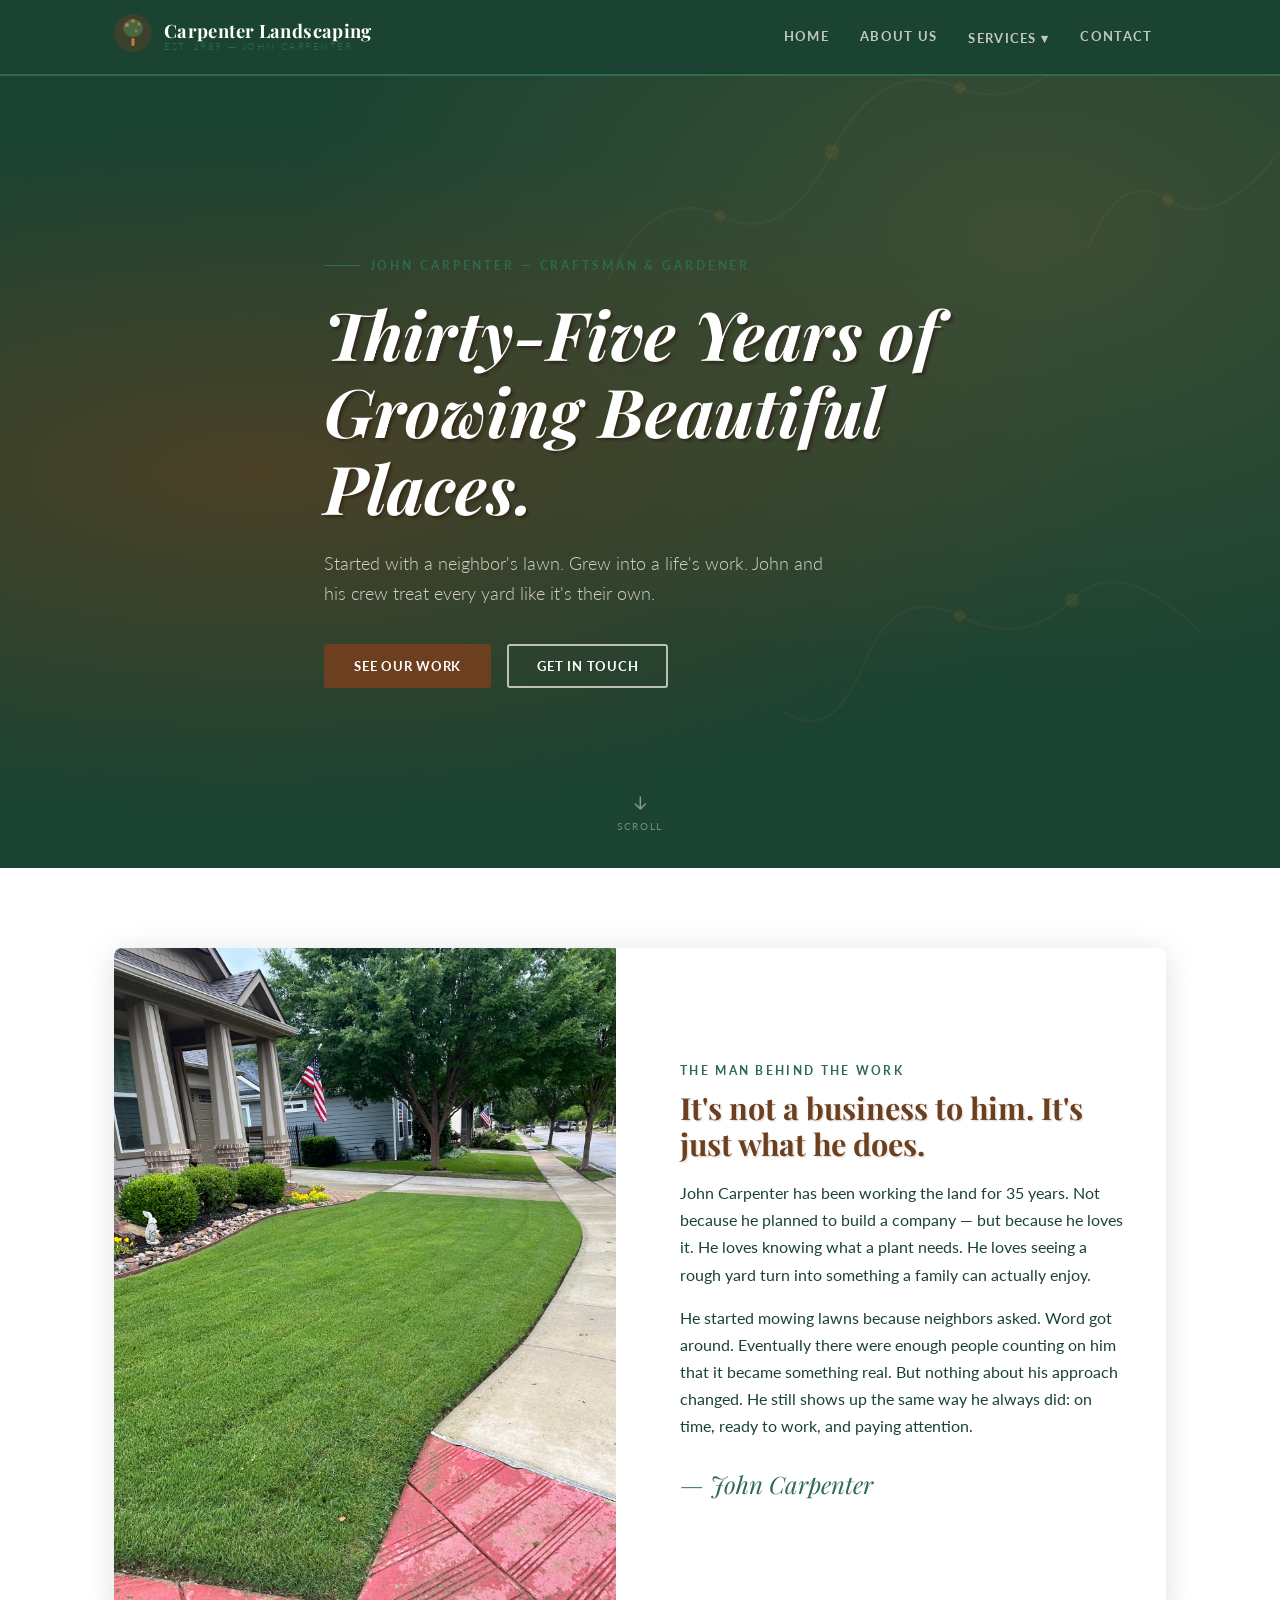
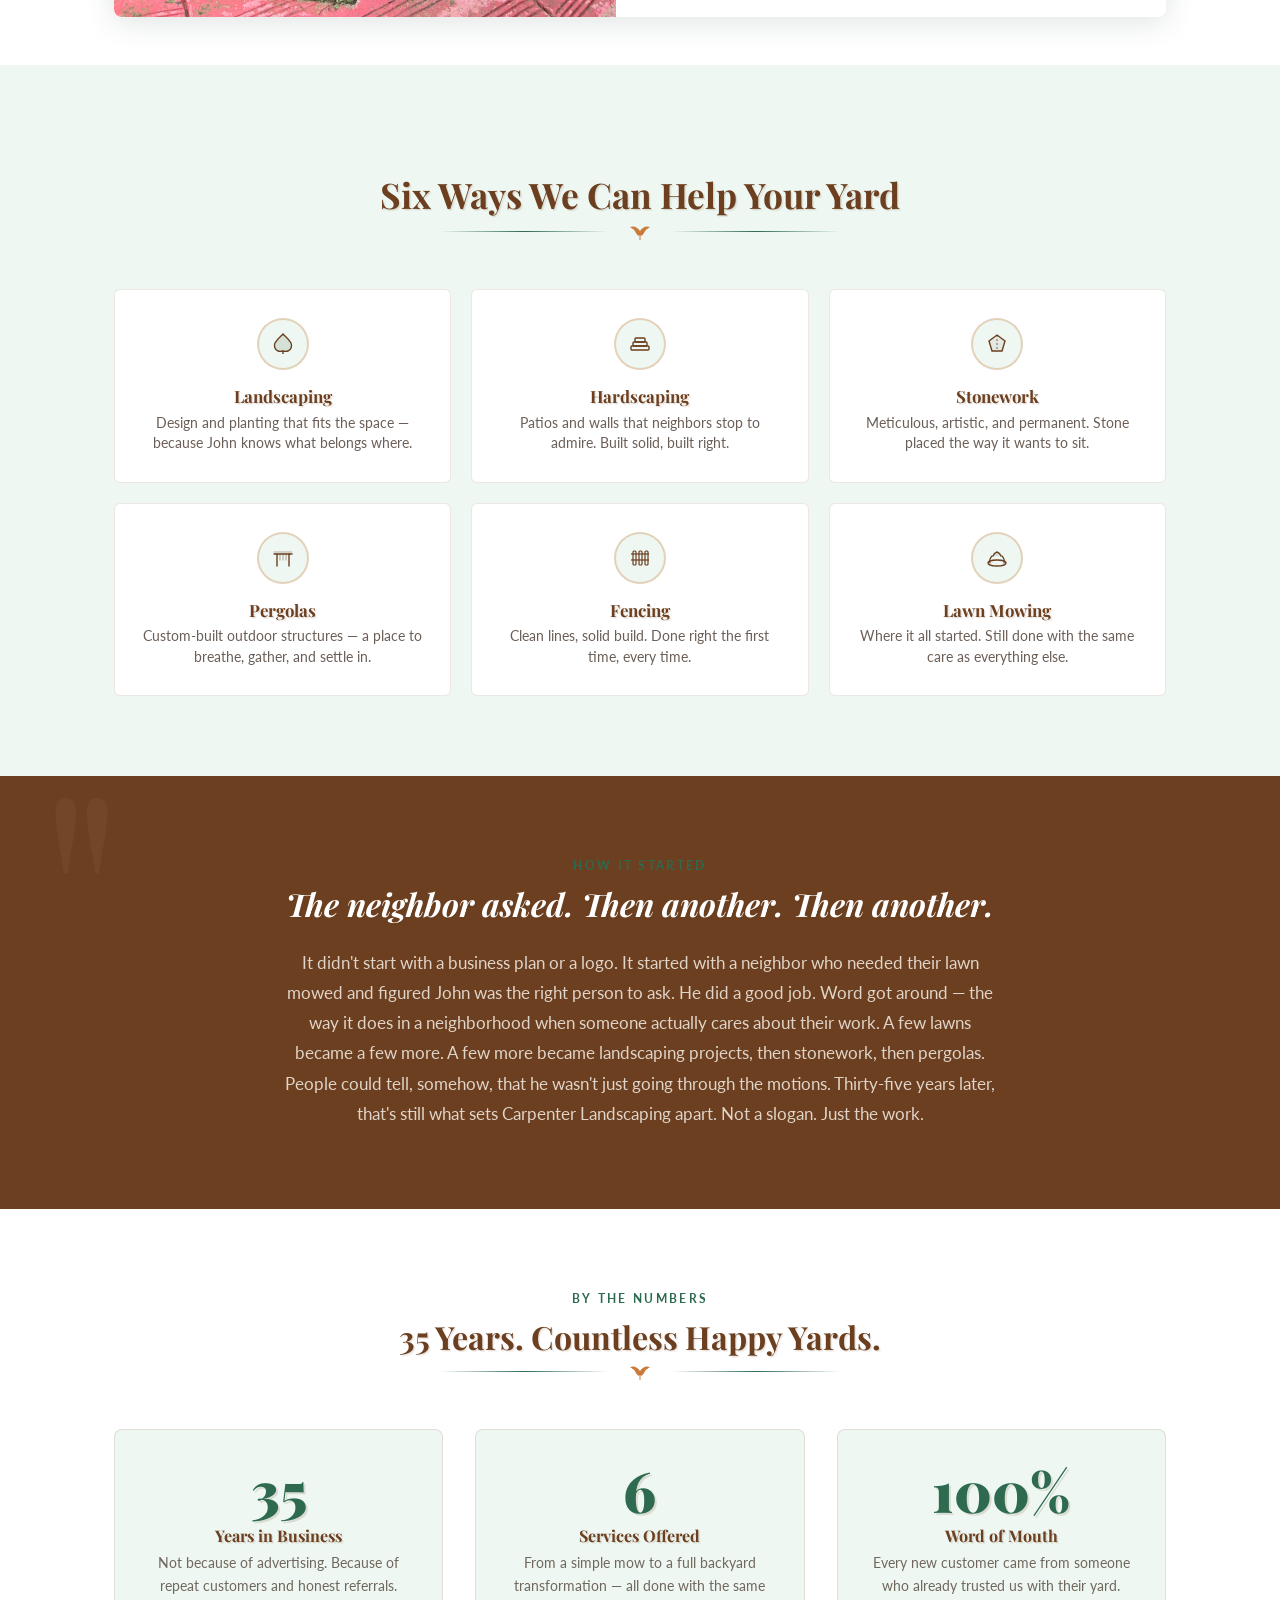
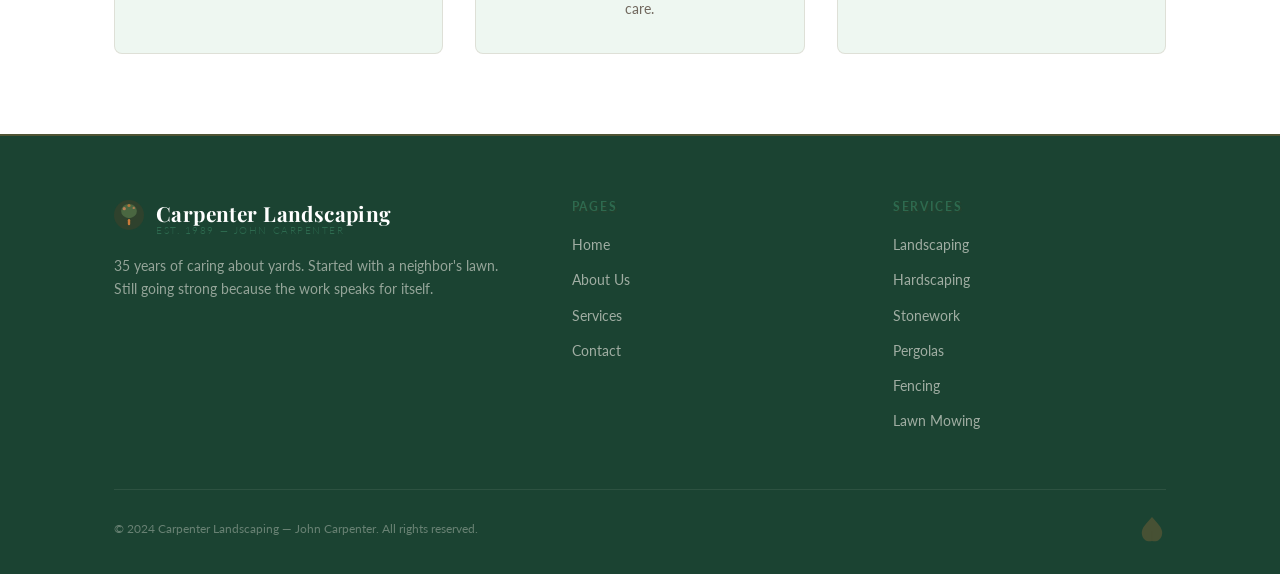
<file: JC_landscaping.html>
<!DOCTYPE html>
<html lang="en">
<head>
  <meta charset="UTF-8" />
  <meta name="viewport" content="width=device-width, initial-scale=1.0" />
  <title>Carpenter Landscaping — John Carpenter</title>

  <!-- Google Fonts -->
  <link rel="preconnect" href="https://fonts.googleapis.com" />
  <link rel="preconnect" href="https://fonts.gstatic.com" crossorigin />
  <link href="https://fonts.googleapis.com/css2?family=Playfair+Display:ital,wght@0,400;0,600;0,700;0,900;1,400;1,600&family=Lato:wght@300;400;700&display=swap" rel="stylesheet" />

  <style>
    /* ============================================================
       CSS CUSTOM PROPERTIES
    ============================================================ */
    :root {
      --brown:      #6B3F1F;        /* secondary brown */
      --amber:      #2D6A4F;        /* primary green (accent) */
      --cream:      #FFFFFF;        /* white */
      --espresso:   #1B4332;        /* dark green (headers/hero) */
      --terra:      #40916C;        /* medium green */
      --brown-light:#5A8A6A;        /* muted green */
      --cream-dark: #EEF7F1;        /* light green-white */
      --green-soft: #40916C;        /* medium green */
      --shadow:     rgba(27,67,50,0.15);
      --yellow:     #E9C46A;        /* floral yellow */
      --blue:       #4895B4;        /* floral blue */
      --pink:       #D4687A;        /* floral pink */
    }

    /* ============================================================
       RESET & BASE
    ============================================================ */
    *, *::before, *::after { box-sizing: border-box; margin: 0; padding: 0; }

    html { scroll-behavior: smooth; font-size: 16px; }

    body {
      font-family: 'Lato', sans-serif;
      background: var(--cream);
      color: var(--espresso);
      line-height: 1.7;
      overflow-x: hidden;
    }

    h1, h2, h3, h4 {
      font-family: 'Playfair Display', serif;
      line-height: 1.2;
      text-shadow: 1px 1px 0 rgba(107,63,31,0.12), 2px 2px 0 rgba(107,63,31,0.06);
    }

    a { color: inherit; text-decoration: none; }
    img { display: block; max-width: 100%; }
    ul { list-style: none; }

    /* ============================================================
       UTILITY
    ============================================================ */
    .container {
      max-width: 1100px;
      margin: 0 auto;
      padding: 0 1.5rem;
    }

    .btn {
      display: inline-block;
      padding: 0.75rem 1.75rem;
      border-radius: 3px;
      font-family: 'Lato', sans-serif;
      font-weight: 700;
      letter-spacing: 0.06em;
      text-transform: uppercase;
      font-size: 0.8rem;
      cursor: pointer;
      transition: all 0.25s ease;
      border: 2px solid transparent;
    }

    .btn-primary {
      background: var(--brown);
      color: var(--cream);
      border-color: var(--brown);
    }
    .btn-primary:hover {
      background: var(--espresso);
      border-color: var(--espresso);
      transform: translateY(-2px);
      box-shadow: 0 6px 20px var(--shadow);
    }

    .btn-outline {
      background: transparent;
      color: var(--cream);
      border-color: rgba(250,245,238,0.7);
    }
    .btn-outline:hover {
      background: var(--cream);
      color: var(--brown);
      border-color: var(--cream);
      transform: translateY(-2px);
      box-shadow: 0 6px 20px var(--shadow);
    }

    .section-label {
      font-family: 'Lato', sans-serif;
      font-size: 0.72rem;
      font-weight: 700;
      letter-spacing: 0.2em;
      text-transform: uppercase;
      color: var(--amber);
      margin-bottom: 0.6rem;
    }

    /* ============================================================
       SCROLL REVEAL
    ============================================================ */
    .reveal {
      opacity: 0;
      transform: translateY(28px);
      transition: opacity 0.7s ease, transform 0.7s ease;
    }
    .reveal.visible {
      opacity: 1;
      transform: translateY(0);
    }
    .reveal-delay-1 { transition-delay: 0.1s; }
    .reveal-delay-2 { transition-delay: 0.2s; }
    .reveal-delay-3 { transition-delay: 0.3s; }
    .reveal-delay-4 { transition-delay: 0.4s; }
    .reveal-delay-5 { transition-delay: 0.5s; }

    /* ============================================================
       SVG BOTANICAL DIVIDERS
    ============================================================ */
    .botanical-divider {
      display: flex;
      align-items: center;
      justify-content: center;
      gap: 1rem;
      margin: 0.5rem 0 2rem;
      opacity: 0.55;
    }
    .botanical-divider svg { flex-shrink: 0; }
    .botanical-divider .line {
      flex: 1;
      height: 1px;
      background: linear-gradient(to right, transparent, var(--amber), transparent);
      max-width: 180px;
    }

    /* ============================================================
       STICKY HEADER / NAV
    ============================================================ */
    #site-header {
      position: sticky;
      top: 0;
      z-index: 1000;
      background: var(--espresso);
      border-bottom: 2px solid var(--amber);
      transition: box-shadow 0.3s;
    }
    #site-header.scrolled {
      box-shadow: 0 4px 20px rgba(44,26,14,0.35);
    }

    .header-inner {
      display: flex;
      align-items: center;
      justify-content: space-between;
      padding: 0.9rem 1.5rem;
      max-width: 1100px;
      margin: 0 auto;
    }

    .logo {
      display: flex;
      align-items: center;
      gap: 0.75rem;
    }
    .logo-icon svg { width: 38px; height: 38px; }
    .logo-text {
      display: flex;
      flex-direction: column;
      line-height: 1.1;
    }
    .logo-name {
      font-family: 'Playfair Display', serif;
      font-size: 1.15rem;
      color: var(--cream);
      font-weight: 700;
      letter-spacing: 0.02em;
    }
    .logo-tagline {
      font-size: 0.65rem;
      color: var(--amber);
      letter-spacing: 0.15em;
      text-transform: uppercase;
      font-weight: 300;
    }

    .main-nav { display: flex; gap: 0.25rem; align-items: center; }
    .main-nav a {
      font-family: 'Lato', sans-serif;
      font-size: 0.8rem;
      font-weight: 700;
      letter-spacing: 0.1em;
      text-transform: uppercase;
      color: rgba(250,245,238,0.75);
      padding: 0.5rem 0.85rem;
      border-radius: 3px;
      transition: color 0.2s, background 0.2s;
    }
    .main-nav a:hover,
    .main-nav a.active {
      color: var(--amber);
      background: rgba(201,123,58,0.1);
    }

    /* Services dropdown */
    .nav-dropdown { position: relative; }
    .nav-dropdown__trigger { cursor: pointer; }
    .nav-dropdown__menu {
      display: none;
      position: absolute;
      top: calc(100% + 6px);
      left: 50%;
      transform: translateX(-50%);
      background: var(--espresso);
      border: 1px solid rgba(201,123,58,0.25);
      border-radius: 6px;
      list-style: none;
      margin: 0;
      padding: 0.4rem 0;
      min-width: 160px;
      box-shadow: 0 8px 24px rgba(0,0,0,0.35);
      z-index: 200;
    }
    .nav-dropdown__menu li a {
      display: block;
      padding: 0.55rem 1.1rem;
      font-family: 'Lato', sans-serif;
      font-size: 0.78rem;
      font-weight: 600;
      letter-spacing: 0.07em;
      text-transform: uppercase;
      color: rgba(250,245,238,0.78);
      text-decoration: none;
      transition: color 0.15s, background 0.15s;
    }
    .nav-dropdown__menu li a:hover {
      color: var(--amber);
      background: rgba(201,123,58,0.1);
    }
    .nav-dropdown:hover .nav-dropdown__menu,
    .nav-dropdown:focus-within .nav-dropdown__menu {
      display: block;
    }

    /* Mobile nav */
    .nav-toggle {
      display: none;
      background: none;
      border: none;
      cursor: pointer;
      padding: 0.4rem;
    }
    .nav-toggle span {
      display: block;
      width: 24px;
      height: 2px;
      background: var(--cream);
      margin: 5px 0;
      transition: all 0.3s;
    }

    /* ============================================================
       PAGES (SPA routing)
    ============================================================ */
    .page { display: none; }
    .page.active { display: block; }

    /* ============================================================
       ██ HOME PAGE
    ============================================================ */

    /* --- HERO --- */
    .hero {
      background: var(--espresso);
      background-image:
        radial-gradient(ellipse at 20% 50%, rgba(107,63,31,0.6) 0%, transparent 60%),
        radial-gradient(ellipse at 80% 20%, rgba(201,123,58,0.2) 0%, transparent 50%);
      min-height: 88vh;
      display: flex;
      align-items: center;
      position: relative;
      overflow: hidden;
    }

    /* Decorative branch SVG background */
    .hero::before {
      content: '';
      position: absolute;
      inset: 0;
      background-image: url("data:image/svg+xml,%3Csvg xmlns='http://www.w3.org/2000/svg' width='800' height='600' viewBox='0 0 800 600'%3E%3Cg fill='none' stroke='rgba(201,123,58,0.07)' stroke-width='1.5'%3E%3Cpath d='M700,0 Q650,80 600,60 Q550,40 520,100 Q490,160 450,140 Q410,120 380,180'/%3E%3Cpath d='M800,100 Q760,150 730,130 Q700,110 680,160'/%3E%3Ccircle cx='600' cy='60' r='3' fill='rgba(201,123,58,0.12)'/%3E%3Ccircle cx='520' cy='100' r='4' fill='rgba(201,123,58,0.1)'/%3E%3Ccircle cx='450' cy='140' r='3' fill='rgba(201,123,58,0.1)'/%3E%3Ccircle cx='730' cy='130' r='3' fill='rgba(201,123,58,0.1)'/%3E%3Cpath d='M750,400 Q700,350 670,380 Q640,410 600,390 Q560,370 540,420 Q520,470 490,450'/%3E%3Ccircle cx='670' cy='380' r='4' fill='rgba(201,123,58,0.1)'/%3E%3Ccircle cx='600' cy='390' r='3' fill='rgba(201,123,58,0.1)'/%3E%3C/g%3E%3C/svg%3E");
      background-repeat: no-repeat;
      background-position: right center;
      background-size: cover;
      pointer-events: none;
    }

    .hero-content {
      position: relative;
      z-index: 2;
      max-width: 680px;
      padding: 5rem 1.5rem 5rem;
      margin: 0 auto;
    }

    .hero-eyebrow {
      font-size: 0.72rem;
      font-weight: 700;
      letter-spacing: 0.25em;
      text-transform: uppercase;
      color: var(--amber);
      margin-bottom: 1.2rem;
      display: flex;
      align-items: center;
      gap: 0.6rem;
    }
    .hero-eyebrow::before {
      content: '';
      display: block;
      width: 36px;
      height: 1px;
      background: var(--amber);
    }

    .hero h1 {
      font-size: clamp(2.4rem, 6vw, 4.2rem);
      color: var(--cream);
      margin-bottom: 1.4rem;
      font-style: italic;
      font-weight: 700;
      line-height: 1.15;
      text-shadow: 2px 2px 0 rgba(44,26,14,0.4), 4px 4px 0 rgba(44,26,14,0.2);
    }

    .hero p {
      font-size: 1.1rem;
      color: rgba(250,245,238,0.8);
      margin-bottom: 2.2rem;
      max-width: 500px;
      font-weight: 300;
    }

    .hero-ctas { display: flex; gap: 1rem; flex-wrap: wrap; }

    .hero-scroll {
      position: absolute;
      bottom: 2rem;
      left: 50%;
      transform: translateX(-50%);
      display: flex;
      flex-direction: column;
      align-items: center;
      gap: 0.4rem;
      color: rgba(250,245,238,0.4);
      font-size: 0.65rem;
      letter-spacing: 0.15em;
      text-transform: uppercase;
      animation: bounce 2s infinite;
    }
    .hero-scroll svg { opacity: 0.5; }
    @keyframes bounce {
      0%, 100% { transform: translateX(-50%) translateY(0); }
      50% { transform: translateX(-50%) translateY(6px); }
    }

    /* --- INTRO CARD --- */
    .intro-section {
      background: var(--cream);
      padding: 5rem 0 3rem;
    }

    .intro-card {
      display: grid;
      grid-template-columns: 1fr 1fr;
      gap: 3rem;
      align-items: center;
      background: white;
      border-radius: 8px;
      box-shadow: 0 4px 30px var(--shadow);
      overflow: hidden;
    }

    .intro-photo-slot {
      min-height: 340px;
      overflow: hidden;
      border-radius: 6px 0 0 6px;
    }
    .intro-photo-slot img { width: 100%; height: 100%; object-fit: cover; display: block; }

    .intro-text {
      padding: 2.5rem 2.5rem 2.5rem 1rem;
    }
    .intro-text h2 {
      font-size: 1.9rem;
      color: var(--brown);
      margin-bottom: 1rem;
    }
    .intro-text p {
      color: var(--espresso);
      margin-bottom: 1rem;
      font-size: 1rem;
    }
    .intro-sig {
      margin-top: 1.5rem;
      font-family: 'Playfair Display', serif;
      font-style: italic;
      font-size: 1.5rem;
      color: var(--amber);
    }

    /* --- SERVICES TEASER --- */
    .services-teaser {
      padding: 5rem 0;
      background: var(--cream-dark);
    }
    .services-teaser h2 {
      font-size: 2.2rem;
      color: var(--brown);
      margin-bottom: 0.3rem;
      text-align: center;
    }
    .services-teaser .botanical-divider { max-width: 400px; margin: 0 auto 3rem; }

    .teaser-grid {
      display: grid;
      grid-template-columns: repeat(3, 1fr);
      gap: 1.25rem;
    }

    .teaser-card {
      background: var(--cream);
      border-radius: 6px;
      padding: 1.75rem 1.5rem;
      border: 1px solid rgba(107,63,31,0.12);
      cursor: pointer;
      transition: all 0.3s ease;
      text-align: center;
    }
    .teaser-card:hover {
      transform: translateY(-4px);
      box-shadow: 0 10px 30px var(--shadow);
      border-color: var(--amber);
    }
    .teaser-icon {
      width: 52px;
      height: 52px;
      background: var(--cream-dark);
      border-radius: 50%;
      display: flex;
      align-items: center;
      justify-content: center;
      margin: 0 auto 1rem;
      border: 2px solid rgba(201,123,58,0.3);
      transition: border-color 0.3s;
    }
    .teaser-card:hover .teaser-icon { border-color: var(--amber); }
    .teaser-card h3 {
      font-size: 1.05rem;
      color: var(--brown);
      margin-bottom: 0.4rem;
    }
    .teaser-card p {
      font-size: 0.85rem;
      color: rgba(44,26,14,0.7);
      line-height: 1.5;
    }

    /* --- STORY BLURB --- */
    .story-section {
      padding: 5rem 0;
      background: var(--brown);
      position: relative;
      overflow: hidden;
    }
    .story-section::before {
      content: '"';
      position: absolute;
      top: -2rem;
      left: 3%;
      font-family: 'Playfair Display', serif;
      font-size: 18rem;
      color: rgba(255,255,255,0.04);
      line-height: 1;
      pointer-events: none;
    }

    .story-inner {
      max-width: 720px;
      margin: 0 auto;
      text-align: center;
      position: relative;
      z-index: 2;
    }
    .story-inner .section-label { color: var(--amber); }
    .story-inner h2 {
      font-size: 2rem;
      color: var(--cream);
      margin-bottom: 1.5rem;
      font-style: italic;
    }
    .story-inner p {
      color: rgba(250,245,238,0.82);
      font-size: 1.05rem;
      line-height: 1.8;
    }

    /* --- TRUST SECTION --- */
    .trust-section {
      padding: 5rem 0;
      background: var(--cream);
    }
    .trust-section h2 {
      text-align: center;
      font-size: 2rem;
      color: var(--brown);
      margin-bottom: 0.3rem;
    }
    .trust-section .botanical-divider { max-width: 400px; margin: 0 auto 3rem; }

    .trust-grid {
      display: grid;
      grid-template-columns: repeat(3, 1fr);
      gap: 2rem;
    }
    .trust-badge {
      text-align: center;
      padding: 2rem 1.5rem;
      background: var(--cream-dark);
      border-radius: 8px;
      border: 1px solid rgba(107,63,31,0.12);
    }
    .trust-badge .number {
      font-family: 'Playfair Display', serif;
      font-size: 3.5rem;
      font-weight: 900;
      color: var(--amber);
      line-height: 1;
      margin-bottom: 0.5rem;
      text-shadow: 2px 2px 0 rgba(107,63,31,0.15);
    }
    .trust-badge h3 {
      font-size: 1rem;
      color: var(--brown);
      margin-bottom: 0.4rem;
    }
    .trust-badge p {
      font-size: 0.85rem;
      color: rgba(44,26,14,0.65);
    }

    /* ============================================================
       ██ ABOUT PAGE
    ============================================================ */
    .about-hero {
      background: var(--espresso);
      padding: 5rem 0 4rem;
      text-align: center;
      position: relative;
      overflow: hidden;
    }
    .about-hero::after {
      content: '';
      position: absolute;
      bottom: 0;
      left: 0;
      right: 0;
      height: 60px;
      background: var(--cream);
      clip-path: ellipse(60% 100% at 50% 100%);
    }
    .about-hero .section-label { color: var(--amber); }
    .about-hero h1 {
      font-size: clamp(2rem, 5vw, 3.4rem);
      color: var(--cream);
      font-style: italic;
      margin-bottom: 1rem;
    }
    .about-hero p {
      color: rgba(250,245,238,0.75);
      max-width: 520px;
      margin: 0 auto;
    }

    .about-content { padding: 5rem 0; background: var(--cream); }

    .about-grid {
      display: grid;
      grid-template-columns: 1fr 1.6fr;
      gap: 4rem;
      align-items: start;
    }

    .about-photo-col { position: sticky; top: 100px; }

    .about-photo-slot {
      background: var(--cream-dark);
      border: 2px dashed var(--amber);
      border-radius: 6px;
      min-height: 420px;
      display: flex;
      flex-direction: column;
      align-items: center;
      justify-content: center;
      gap: 0.75rem;
      color: var(--brown-light);
      font-size: 0.8rem;
      letter-spacing: 0.05em;
      padding: 2rem;
      text-align: center;
    }
    .about-photo-slot svg { opacity: 0.45; }

    .about-team-photo {
      margin-top: 1.25rem;
      background: var(--cream-dark);
      border: 2px dashed rgba(107,63,31,0.35);
      border-radius: 6px;
      min-height: 220px;
      display: flex;
      flex-direction: column;
      align-items: center;
      justify-content: center;
      gap: 0.5rem;
      color: rgba(107,63,31,0.6);
      font-size: 0.75rem;
      text-align: center;
      padding: 1.5rem;
    }

    .about-text h2 {
      font-size: 2rem;
      color: var(--brown);
      margin-bottom: 1.2rem;
    }
    .about-text p {
      margin-bottom: 1.2rem;
      color: var(--espresso);
      line-height: 1.8;
    }
    .about-text h3 {
      font-size: 1.4rem;
      color: var(--brown);
      margin: 2rem 0 0.8rem;
    }

    .pull-quote {
      margin: 2.5rem 0;
      padding: 2rem 2rem 2rem 2.5rem;
      border-left: 4px solid var(--amber);
      background: var(--cream-dark);
      border-radius: 0 6px 6px 0;
      position: relative;
    }
    .pull-quote::before {
      content: '"';
      font-family: 'Playfair Display', serif;
      font-size: 5rem;
      color: var(--amber);
      opacity: 0.3;
      position: absolute;
      top: -1rem;
      left: 1rem;
      line-height: 1;
    }
    .pull-quote p {
      font-family: 'Playfair Display', serif;
      font-style: italic;
      font-size: 1.25rem;
      color: var(--brown);
      line-height: 1.5;
      position: relative;
      z-index: 1;
      margin-bottom: 0.5rem !important;
    }
    .pull-quote cite {
      font-size: 0.8rem;
      color: var(--amber);
      letter-spacing: 0.1em;
      text-transform: uppercase;
      font-style: normal;
      font-weight: 700;
    }

    .values-list {
      display: grid;
      grid-template-columns: 1fr 1fr;
      gap: 1rem;
      margin-top: 1.5rem;
    }
    .value-item {
      display: flex;
      align-items: flex-start;
      gap: 0.75rem;
      padding: 1rem;
      background: var(--cream-dark);
      border-radius: 6px;
    }
    .value-item svg { flex-shrink: 0; margin-top: 2px; }
    .value-item strong {
      display: block;
      color: var(--brown);
      font-size: 0.9rem;
      margin-bottom: 0.2rem;
    }
    .value-item span {
      font-size: 0.82rem;
      color: rgba(44,26,14,0.7);
    }

    /* ============================================================
       ██ SERVICES PAGE
    ============================================================ */
    .services-hero {
      background: var(--green-soft);
      background-image: radial-gradient(ellipse at 30% 50%, rgba(107,63,31,0.3) 0%, transparent 60%);
      padding: 5rem 0 4rem;
      text-align: center;
      position: relative;
      overflow: hidden;
    }
    .services-hero::after {
      content: '';
      position: absolute;
      bottom: 0;
      left: 0;
      right: 0;
      height: 60px;
      background: var(--cream);
      clip-path: ellipse(60% 100% at 50% 100%);
    }
    .services-hero .section-label { color: var(--amber); }
    .services-hero h1 {
      font-size: clamp(2rem, 5vw, 3.2rem);
      color: var(--cream);
      font-style: italic;
      margin-bottom: 1rem;
    }
    .services-hero p {
      color: rgba(250,245,238,0.8);
      max-width: 520px;
      margin: 0 auto;
    }

    .services-content { padding: 5rem 0; background: var(--cream); }

    /* Featured landscaping card */
    .service-featured {
      background: var(--espresso);
      border-radius: 10px;
      overflow: hidden;
      display: grid;
      grid-template-columns: 1fr 1.1fr;
      margin-bottom: 2rem;
      box-shadow: 0 8px 40px var(--shadow);
    }
    .service-featured-photo {
      background: rgba(107,63,31,0.35);
      min-height: 340px;
      display: flex;
      flex-direction: column;
      align-items: center;
      justify-content: center;
      gap: 0.75rem;
      color: rgba(250,245,238,0.5);
      font-size: 0.8rem;
      padding: 2rem;
      text-align: center;
      border: 2px dashed rgba(201,123,58,0.35);
      border-radius: 8px;
      margin: 1.5rem;
    }
    .service-featured-text {
      padding: 2.5rem 2.5rem 2.5rem 1rem;
    }
    .service-badge {
      display: inline-block;
      background: var(--amber);
      color: var(--espresso);
      font-size: 0.65rem;
      font-weight: 700;
      letter-spacing: 0.15em;
      text-transform: uppercase;
      padding: 0.25rem 0.75rem;
      border-radius: 2px;
      margin-bottom: 0.75rem;
    }
    .service-featured-text h2 {
      font-size: 2rem;
      color: var(--cream);
      margin-bottom: 1rem;
      font-style: italic;
    }
    .service-featured-text p {
      color: rgba(250,245,238,0.78);
      margin-bottom: 1.25rem;
      line-height: 1.75;
    }

    /* Regular service cards */
    .services-grid {
      display: grid;
      grid-template-columns: repeat(auto-fill, minmax(300px, 1fr));
      gap: 1.5rem;
    }
    .service-card {
      background: white;
      border-radius: 8px;
      border: 1px solid rgba(107,63,31,0.12);
      overflow: hidden;
      transition: all 0.3s;
    }
    .service-card:hover {
      transform: translateY(-4px);
      box-shadow: 0 12px 35px var(--shadow);
      border-color: var(--amber);
    }
    .service-card-photo {
      height: 160px;
      overflow: hidden;
      border-bottom: 1px solid rgba(107,63,31,0.12);
    }
    .service-card-photo img { width: 100%; height: 100%; object-fit: cover; display: block; }
    .service-card-body { padding: 1.5rem; }
    .service-card-body h3 {
      font-size: 1.2rem;
      color: var(--brown);
      margin-bottom: 0.6rem;
    }
    .service-card-body p {
      font-size: 0.88rem;
      color: rgba(44,26,14,0.72);
      margin-bottom: 1.25rem;
      line-height: 1.6;
    }
    .btn-sm {
      font-size: 0.72rem;
      padding: 0.55rem 1.2rem;
      background: var(--brown);
      color: var(--cream);
      border-radius: 3px;
      font-weight: 700;
      letter-spacing: 0.08em;
      text-transform: uppercase;
      display: inline-block;
      transition: all 0.2s;
      border: 2px solid var(--brown);
    }
    .btn-sm:hover {
      background: var(--espresso);
      border-color: var(--espresso);
    }

    /* ============================================================
       ██ CONTACT PAGE
    ============================================================ */
    .contact-hero {
      background: var(--espresso);
      padding: 5rem 0 4rem;
      text-align: center;
      position: relative;
      overflow: hidden;
    }
    .contact-hero::after {
      content: '';
      position: absolute;
      bottom: 0;
      left: 0;
      right: 0;
      height: 60px;
      background: var(--cream);
      clip-path: ellipse(60% 100% at 50% 100%);
    }
    .contact-hero h1 {
      font-size: clamp(2rem, 5vw, 3.2rem);
      color: var(--cream);
      font-style: italic;
      margin-bottom: 1rem;
    }
    .contact-hero p {
      color: rgba(250,245,238,0.75);
      max-width: 480px;
      margin: 0 auto;
      font-style: italic;
      font-family: 'Playfair Display', serif;
    }

    .contact-content { padding: 5rem 0; background: var(--cream); }

    .contact-grid {
      display: grid;
      grid-template-columns: 1.3fr 1fr;
      gap: 4rem;
      align-items: start;
    }

    /* Form */
    .contact-form-wrap h2 {
      font-size: 1.8rem;
      color: var(--brown);
      margin-bottom: 0.3rem;
    }
    .contact-form-wrap > p {
      color: rgba(44,26,14,0.65);
      margin-bottom: 2rem;
      font-size: 0.9rem;
    }

    .form-group { margin-bottom: 1.25rem; }
    .form-group label {
      display: block;
      font-size: 0.75rem;
      font-weight: 700;
      letter-spacing: 0.1em;
      text-transform: uppercase;
      color: var(--brown);
      margin-bottom: 0.4rem;
    }
    .form-group input,
    .form-group textarea,
    .form-group select {
      width: 100%;
      padding: 0.75rem 1rem;
      border: 1.5px solid rgba(107,63,31,0.25);
      border-radius: 4px;
      font-family: 'Lato', sans-serif;
      font-size: 0.95rem;
      color: var(--espresso);
      background: white;
      transition: border-color 0.2s, box-shadow 0.2s;
      outline: none;
    }
    .form-group input:focus,
    .form-group textarea:focus {
      border-color: var(--amber);
      box-shadow: 0 0 0 3px rgba(201,123,58,0.15);
    }
    .form-group textarea { min-height: 130px; resize: vertical; }

    .form-row {
      display: grid;
      grid-template-columns: 1fr 1fr;
      gap: 1rem;
    }

    .form-submit {
      margin-top: 1.5rem;
    }
    .form-submit .btn-primary {
      width: 100%;
      text-align: center;
      font-size: 0.85rem;
    }

    /* Contact info sidebar */
    .contact-info h2 {
      font-size: 1.6rem;
      color: var(--brown);
      margin-bottom: 1.5rem;
    }

    .john-note {
      background: var(--espresso);
      border-radius: 8px;
      padding: 1.75rem;
      margin-bottom: 2rem;
    }
    .john-note p {
      font-family: 'Playfair Display', serif;
      font-style: italic;
      color: var(--cream);
      font-size: 1rem;
      line-height: 1.6;
    }
    .john-note cite {
      display: block;
      margin-top: 0.75rem;
      font-size: 0.75rem;
      color: var(--amber);
      letter-spacing: 0.1em;
      text-transform: uppercase;
      font-style: normal;
    }

    .info-item {
      display: flex;
      gap: 1rem;
      align-items: flex-start;
      padding: 1.25rem 0;
      border-bottom: 1px solid rgba(107,63,31,0.12);
    }
    .info-item:last-child { border-bottom: none; }
    .info-icon {
      width: 40px;
      height: 40px;
      background: var(--cream-dark);
      border-radius: 50%;
      display: flex;
      align-items: center;
      justify-content: center;
      flex-shrink: 0;
      border: 1px solid rgba(107,63,31,0.15);
    }
    .info-text strong {
      display: block;
      font-size: 0.75rem;
      letter-spacing: 0.1em;
      text-transform: uppercase;
      color: var(--brown);
      margin-bottom: 0.2rem;
    }
    .info-text span {
      color: rgba(44,26,14,0.7);
      font-size: 0.9rem;
    }

    /* ============================================================
       FOOTER
    ============================================================ */
    #site-footer {
      background: var(--espresso);
      padding: 4rem 0 2rem;
      border-top: 2px solid rgba(201,123,58,0.3);
    }

    .footer-grid {
      display: grid;
      grid-template-columns: 1.5fr 1fr 1fr;
      gap: 3rem;
      margin-bottom: 3rem;
    }

    .footer-brand .logo-name { font-size: 1.3rem; color: var(--cream); }
    .footer-brand .logo-tagline { color: var(--amber); }
    .footer-brand p {
      margin-top: 1rem;
      color: rgba(250,245,238,0.55);
      font-size: 0.88rem;
      line-height: 1.7;
    }

    .footer-col h4 {
      font-family: 'Lato', sans-serif;
      font-size: 0.72rem;
      font-weight: 700;
      letter-spacing: 0.15em;
      text-transform: uppercase;
      color: var(--amber);
      margin-bottom: 1rem;
    }
    .footer-col ul li { margin-bottom: 0.5rem; }
    .footer-col ul li a,
    .footer-col ul li span {
      color: rgba(250,245,238,0.6);
      font-size: 0.88rem;
      transition: color 0.2s;
      cursor: pointer;
    }
    .footer-col ul li a:hover { color: var(--cream); }

    .footer-bottom {
      border-top: 1px solid rgba(250,245,238,0.08);
      padding-top: 1.5rem;
      display: flex;
      align-items: center;
      justify-content: space-between;
    }
    .footer-bottom p {
      color: rgba(250,245,238,0.35);
      font-size: 0.78rem;
    }
    .footer-leaf { opacity: 0.25; }

    /* ============================================================
       BOTANICAL DIVIDER SVG INLINE
    ============================================================ */
    .section-divider {
      text-align: center;
      margin: 1rem 0 2rem;
    }
    .section-divider svg {
      width: 200px;
      height: auto;
      opacity: 0.45;
    }

    /* ============================================================
       RESPONSIVE
    ============================================================ */
    @media (max-width: 900px) {
      .teaser-grid { grid-template-columns: repeat(2, 1fr); }
      .trust-grid { grid-template-columns: repeat(2, 1fr); }
      .footer-grid { grid-template-columns: 1fr 1fr; }
      .intro-card { grid-template-columns: 1fr; }
      .intro-photo-slot { border-radius: 6px 6px 0 0; min-height: 220px; }
      .intro-text { padding: 2rem; }
      .about-grid { grid-template-columns: 1fr; }
      .about-photo-col { position: static; }
      .service-featured { grid-template-columns: 1fr; }
      .service-featured-text { padding: 2rem; }
      .contact-grid { grid-template-columns: 1fr; }
      .values-list { grid-template-columns: 1fr; }
    }

    @media (max-width: 640px) {
      .main-nav { display: none; }
      .main-nav.open {
        display: flex;
        flex-direction: column;
        position: absolute;
        top: 100%;
        left: 0;
        right: 0;
        background: var(--espresso);
        border-top: 1px solid rgba(201,123,58,0.2);
        padding: 1rem;
        gap: 0;
      }
      .main-nav.open a {
        padding: 0.75rem 1rem;
        border-bottom: 1px solid rgba(250,245,238,0.06);
      }
      .nav-toggle { display: block; }
      #site-header { position: relative; }
      #site-header .header-inner { position: relative; }
      .teaser-grid { grid-template-columns: 1fr; }
      .trust-grid { grid-template-columns: 1fr; }
      .footer-grid { grid-template-columns: 1fr; }
      .form-row { grid-template-columns: 1fr; }
      .hero-ctas { flex-direction: column; }
      .hero-ctas .btn { text-align: center; }
    }

    /* ============================================================
       MISC POLISH
    ============================================================ */
    ::selection {
      background: var(--amber);
      color: var(--espresso);
    }

    .text-amber { color: var(--amber); }
    .text-center { text-align: center; }
    .mb-sm { margin-bottom: 0.5rem; }
    .mb-md { margin-bottom: 1.5rem; }
  </style>
</head>
<body>

  <!-- ============================================================
       STICKY HEADER
  ============================================================ -->
  <header id="site-header">
    <div class="header-inner">
      <div class="logo" onclick="navigate('home')" style="cursor:pointer">
        <div class="logo-icon">
          <!-- Leaf / tree SVG logo mark -->
          <svg viewBox="0 0 38 38" fill="none" xmlns="http://www.w3.org/2000/svg">
            <circle cx="19" cy="19" r="19" fill="rgba(107,63,31,0.4)"/>
            <!-- Tree trunk -->
            <rect x="17.5" y="24" width="3" height="8" rx="1.5" fill="#C97B3A"/>
            <!-- Tree canopy -->
            <ellipse cx="19" cy="14" rx="10" ry="9" fill="#4A6741"/>
            <!-- Bloom accents -->
            <circle cx="13" cy="11" r="2" fill="#D4845A" opacity="0.8"/>
            <circle cx="25" cy="10" r="1.5" fill="#D4845A" opacity="0.7"/>
            <circle cx="19" cy="7" r="2" fill="#C97B3A" opacity="0.8"/>
            <circle cx="22" cy="17" r="1.5" fill="#D4845A" opacity="0.6"/>
          </svg>
        </div>
        <div class="logo-text">
          <span class="logo-name">Carpenter Landscaping</span>
          <span class="logo-tagline">Est. 1989 &mdash; John Carpenter</span>
        </div>
      </div>

      <!-- Desktop nav -->
      <nav class="main-nav" id="main-nav">
        <a href="#" onclick="navigate('home')" data-page="home">Home</a>
        <a href="#" onclick="navigate('about')" data-page="about">About Us</a>
        <div class="nav-dropdown">
          <a href="#" onclick="navigate('services')" data-page="services" class="nav-dropdown__trigger">Services ▾</a>
          <ul class="nav-dropdown__menu">
            <li><a href="#svc-landscaping" onclick="navigate('services')">Landscaping</a></li>
            <li><a href="#svc-hardscaping" onclick="navigate('services')">Hardscaping</a></li>
            <li><a href="#svc-stonework" onclick="navigate('services')">Stonework</a></li>
            <li><a href="#svc-pergolas" onclick="navigate('services')">Pergolas</a></li>
            <li><a href="#svc-fencing" onclick="navigate('services')">Fencing</a></li>
            <li><a href="#svc-mowing" onclick="navigate('services')">Lawn Mowing</a></li>
          </ul>
        </div>
        <a href="#" onclick="navigate('contact')" data-page="contact">Contact</a>
      </nav>

      <!-- Mobile toggle -->
      <button class="nav-toggle" id="nav-toggle" aria-label="Toggle menu">
        <span></span><span></span><span></span>
      </button>
    </div>
  </header>


  <!-- ============================================================
       HOME PAGE
  ============================================================ -->
  <div id="page-home" class="page active">

    <!-- HERO -->
    <section class="hero">
      <div class="hero-content">
        <div class="hero-eyebrow reveal">John Carpenter &mdash; Craftsman &amp; Gardener</div>
        <h1 class="reveal reveal-delay-1">Thirty-Five Years of Growing Beautiful Places.</h1>
        <p class="reveal reveal-delay-2">Started with a neighbor's lawn. Grew into a life's work. John and his crew treat every yard like it's their own.</p>
        <div class="hero-ctas reveal reveal-delay-3">
          <button class="btn btn-primary" onclick="navigate('services')">See Our Work</button>
          <button class="btn btn-outline" onclick="navigate('contact')">Get in Touch</button>
        </div>
      </div>
      <div class="hero-scroll">
        <svg width="18" height="18" viewBox="0 0 18 18" fill="none" xmlns="http://www.w3.org/2000/svg">
          <path d="M9 3v12M4 10l5 5 5-5" stroke="#FAF5EE" stroke-width="1.5" stroke-linecap="round" stroke-linejoin="round"/>
        </svg>
        Scroll
      </div>
    </section>

    <!-- INTRO CARD -->
    <section class="intro-section">
      <div class="container">
        <div class="intro-card reveal">
          <div class="intro-photo-slot">
            <img src="images/IMG_1251.jpeg" alt="Freshly mowed lawn with clean edges by Carpenter Landscaping" style="width:100%;height:100%;object-fit:cover;border-radius:6px 0 0 6px;display:block;" />
          </div>
          <div class="intro-text">
            <div class="section-label">The Man Behind the Work</div>
            <h2>It's not a business to him. It's just what he does.</h2>
            <p>John Carpenter has been working the land for 35 years. Not because he planned to build a company — but because he loves it. He loves knowing what a plant needs. He loves seeing a rough yard turn into something a family can actually enjoy.</p>
            <p>He started mowing lawns because neighbors asked. Word got around. Eventually there were enough people counting on him that it became something real. But nothing about his approach changed. He still shows up the same way he always did: on time, ready to work, and paying attention.</p>
            <div class="intro-sig">— John Carpenter</div>
          </div>
        </div>
      </div>
    </section>

    <!-- SERVICES TEASER -->
    <section class="services-teaser">
      <div class="container">
        <div class="section-label text-center reveal">What We Do</div>
        <h2 class="reveal reveal-delay-1">Six Ways We Can Help Your Yard</h2>
        <div class="botanical-divider reveal reveal-delay-2">
          <div class="line"></div>
          <svg width="32" height="20" viewBox="0 0 32 20" fill="none" xmlns="http://www.w3.org/2000/svg">
            <path d="M16 10 Q12 4 6 6 Q10 8 12 12 Q14 16 16 14 Q18 16 20 12 Q22 8 26 6 Q20 4 16 10Z" fill="#C97B3A"/>
            <line x1="16" y1="10" x2="16" y2="19" stroke="#C97B3A" stroke-width="1"/>
          </svg>
          <div class="line"></div>
        </div>

        <div class="teaser-grid">
          <!-- Landscaping -->
          <div class="teaser-card reveal" onclick="navigate('services')">
            <div class="teaser-icon">
              <svg width="24" height="24" viewBox="0 0 24 24" fill="none">
                <path d="M12 2C9 5 6 7 4 11c-1.5 3 0 7 3 8 1.5.5 3 .5 5 0 2 .5 3.5.5 5 0 3-1 4.5-5 3-8C18 7 15 5 12 2Z" stroke="#6B3F1F" stroke-width="1.4" fill="rgba(74,103,65,0.15)"/>
                <line x1="12" y1="19" x2="12" y2="22" stroke="#6B3F1F" stroke-width="1.4"/>
              </svg>
            </div>
            <h3>Landscaping</h3>
            <p>Design and planting that fits the space — because John knows what belongs where.</p>
          </div>

          <!-- Hardscaping -->
          <div class="teaser-card reveal reveal-delay-1" onclick="navigate('services')">
            <div class="teaser-icon">
              <svg width="24" height="24" viewBox="0 0 24 24" fill="none">
                <rect x="3" y="14" width="18" height="4" rx="1" stroke="#6B3F1F" stroke-width="1.4"/>
                <rect x="5" y="10" width="14" height="4" rx="1" stroke="#6B3F1F" stroke-width="1.4"/>
                <rect x="7" y="6" width="10" height="4" rx="1" stroke="#6B3F1F" stroke-width="1.4"/>
              </svg>
            </div>
            <h3>Hardscaping</h3>
            <p>Patios and walls that neighbors stop to admire. Built solid, built right.</p>
          </div>

          <!-- Stonework -->
          <div class="teaser-card reveal reveal-delay-2" onclick="navigate('services')">
            <div class="teaser-icon">
              <svg width="24" height="24" viewBox="0 0 24 24" fill="none">
                <polygon points="12,3 20,9 17,19 7,19 4,9" stroke="#6B3F1F" stroke-width="1.4" fill="rgba(107,63,31,0.08)"/>
                <line x1="12" y1="3" x2="12" y2="19" stroke="#6B3F1F" stroke-width="0.8" stroke-dasharray="2 2"/>
              </svg>
            </div>
            <h3>Stonework</h3>
            <p>Meticulous, artistic, and permanent. Stone placed the way it wants to sit.</p>
          </div>

          <!-- Pergolas -->
          <div class="teaser-card reveal" onclick="navigate('services')">
            <div class="teaser-icon">
              <svg width="24" height="24" viewBox="0 0 24 24" fill="none">
                <line x1="3" y1="8" x2="21" y2="8" stroke="#6B3F1F" stroke-width="1.4" stroke-linecap="round"/>
                <line x1="3" y1="6" x2="21" y2="6" stroke="#6B3F1F" stroke-width="0.8" stroke-linecap="round" opacity="0.5"/>
                <line x1="6" y1="8" x2="6" y2="20" stroke="#6B3F1F" stroke-width="1.4" stroke-linecap="round"/>
                <line x1="18" y1="8" x2="18" y2="20" stroke="#6B3F1F" stroke-width="1.4" stroke-linecap="round"/>
                <line x1="9" y1="8" x2="9" y2="14" stroke="#6B3F1F" stroke-width="0.8" stroke-linecap="round" opacity="0.6"/>
                <line x1="12" y1="8" x2="12" y2="14" stroke="#6B3F1F" stroke-width="0.8" stroke-linecap="round" opacity="0.6"/>
                <line x1="15" y1="8" x2="15" y2="14" stroke="#6B3F1F" stroke-width="0.8" stroke-linecap="round" opacity="0.6"/>
              </svg>
            </div>
            <h3>Pergolas</h3>
            <p>Custom-built outdoor structures — a place to breathe, gather, and settle in.</p>
          </div>

          <!-- Fencing -->
          <div class="teaser-card reveal reveal-delay-1" onclick="navigate('services')">
            <div class="teaser-icon">
              <svg width="24" height="24" viewBox="0 0 24 24" fill="none">
                <line x1="3" y1="8" x2="21" y2="8" stroke="#6B3F1F" stroke-width="1.2"/>
                <line x1="3" y1="14" x2="21" y2="14" stroke="#6B3F1F" stroke-width="1.2"/>
                <rect x="5" y="5" width="3" height="14" rx="1" stroke="#6B3F1F" stroke-width="1.2"/>
                <rect x="11" y="5" width="3" height="14" rx="1" stroke="#6B3F1F" stroke-width="1.2"/>
                <rect x="17" y="5" width="3" height="14" rx="1" stroke="#6B3F1F" stroke-width="1.2"/>
              </svg>
            </div>
            <h3>Fencing</h3>
            <p>Clean lines, solid build. Done right the first time, every time.</p>
          </div>

          <!-- Lawn Mowing -->
          <div class="teaser-card reveal reveal-delay-2" onclick="navigate('services')">
            <div class="teaser-icon">
              <svg width="24" height="24" viewBox="0 0 24 24" fill="none">
                <ellipse cx="12" cy="17" rx="9" ry="3" stroke="#6B3F1F" stroke-width="1.4"/>
                <path d="M5 17 Q4 13 7 10" stroke="#6B3F1F" stroke-width="1.2" stroke-linecap="round"/>
                <path d="M19 17 Q20 13 17 10" stroke="#6B3F1F" stroke-width="1.2" stroke-linecap="round"/>
                <path d="M8 10 Q9 7 12 6 Q15 7 16 10" stroke="#6B3F1F" stroke-width="1.4" stroke-linecap="round" fill="rgba(74,103,65,0.15)"/>
              </svg>
            </div>
            <h3>Lawn Mowing</h3>
            <p>Where it all started. Still done with the same care as everything else.</p>
          </div>
        </div>
      </div>
    </section>

    <!-- STORY BLURB -->
    <section class="story-section">
      <div class="container">
        <div class="story-inner">
          <div class="section-label reveal">How It Started</div>
          <h2 class="reveal reveal-delay-1">The neighbor asked. Then another. Then another.</h2>
          <p class="reveal reveal-delay-2">It didn't start with a business plan or a logo. It started with a neighbor who needed their lawn mowed and figured John was the right person to ask. He did a good job. Word got around — the way it does in a neighborhood when someone actually cares about their work. A few lawns became a few more. A few more became landscaping projects, then stonework, then pergolas. People could tell, somehow, that he wasn't just going through the motions. Thirty-five years later, that's still what sets Carpenter Landscaping apart. Not a slogan. Just the work.</p>
        </div>
      </div>
    </section>

    <!-- TRUST SECTION -->
    <section class="trust-section">
      <div class="container">
        <div class="section-label text-center reveal">By the Numbers</div>
        <h2 class="reveal reveal-delay-1">35 Years. Countless Happy Yards.</h2>
        <div class="botanical-divider reveal reveal-delay-2">
          <div class="line"></div>
          <svg width="32" height="20" viewBox="0 0 32 20" fill="none">
            <path d="M16 10 Q12 4 6 6 Q10 8 12 12 Q14 16 16 14 Q18 16 20 12 Q22 8 26 6 Q20 4 16 10Z" fill="#C97B3A"/>
            <line x1="16" y1="10" x2="16" y2="19" stroke="#C97B3A" stroke-width="1"/>
          </svg>
          <div class="line"></div>
        </div>

        <div class="trust-grid">
          <div class="trust-badge reveal">
            <div class="number">35</div>
            <h3>Years in Business</h3>
            <p>Not because of advertising. Because of repeat customers and honest referrals.</p>
          </div>
          <div class="trust-badge reveal reveal-delay-1">
            <div class="number">6</div>
            <h3>Services Offered</h3>
            <p>From a simple mow to a full backyard transformation — all done with the same care.</p>
          </div>
          <div class="trust-badge reveal reveal-delay-2">
            <div class="number">100%</div>
            <h3>Word of Mouth</h3>
            <p>Every new customer came from someone who already trusted us with their yard.</p>
          </div>
        </div>
      </div>
    </section>

  </div><!-- /page-home -->


  <!-- ============================================================
       ABOUT PAGE
  ============================================================ -->
  <div id="page-about" class="page">

    <section class="about-hero">
      <div class="container">
        <div class="section-label reveal">The Story</div>
        <h1 class="reveal reveal-delay-1">Just a guy who loves what he does.</h1>
        <p class="reveal reveal-delay-2">No fancy pitch. No corporate story. Just 35 years of showing up and doing the work right.</p>
      </div>
    </section>

    <section class="about-content">
      <div class="container">
        <div class="about-grid">

          <!-- Photo column -->
          <div class="about-photo-col reveal">
            <div class="about-photo-slot">
              <svg width="48" height="48" viewBox="0 0 48 48" fill="none">
                <rect x="8" y="8" width="32" height="32" rx="4" stroke="#8B5A32" stroke-width="1.5" stroke-dasharray="4 3"/>
                <circle cx="24" cy="22" r="6" stroke="#8B5A32" stroke-width="1.2"/>
                <path d="M12 40c0-7 5-11 12-11s12 4 12 11" stroke="#8B5A32" stroke-width="1.2" stroke-linecap="round"/>
              </svg>
              <span>[Photo: John Carpenter]</span>
            </div>
            <div class="about-team-photo">
              <svg width="36" height="36" viewBox="0 0 36 36" fill="none">
                <rect x="4" y="4" width="28" height="28" rx="3" stroke="rgba(107,63,31,0.5)" stroke-width="1.2" stroke-dasharray="3 2"/>
                <circle cx="12" cy="15" r="4" stroke="rgba(107,63,31,0.5)" stroke-width="1.1"/>
                <circle cx="24" cy="15" r="4" stroke="rgba(107,63,31,0.5)" stroke-width="1.1"/>
                <path d="M4 30c0-5 3.5-8 8-8s8 3 8 8" stroke="rgba(107,63,31,0.5)" stroke-width="1.1" stroke-linecap="round"/>
                <path d="M16 30c0-5 3.5-8 8-8s8 3 8 8" stroke="rgba(107,63,31,0.5)" stroke-width="1.1" stroke-linecap="round"/>
              </svg>
              <span>[Photo: John &amp; the crew]</span>
            </div>
          </div>

          <!-- Text column -->
          <div class="about-text">
            <div class="section-label reveal">About John</div>
            <h2 class="reveal reveal-delay-1">He started with a lawn mower and a good reputation.</h2>

            <p class="reveal reveal-delay-2">John Carpenter grew up around plants. The kind of kid who'd notice what was wrong with a garden before he noticed anything else. He didn't set out to run a landscaping company — that happened gradually, the way most real things do. A neighbor asked him to mow. He did a good job. Another neighbor heard about it. Then another.</p>

            <p class="reveal reveal-delay-2">But lawn mowing was never really the point. Landscaping was. Seeing a yard and knowing what it needs — what shape it wants to take, what plants belong there, how light moves through it at different times of day. That's the part that gets him up in the morning.</p>

            <div class="pull-quote reveal reveal-delay-3">
              <p>"I'm not trying to impress anybody. I just want the work to speak for itself."</p>
              <cite>— John Carpenter</cite>
            </div>

            <h3 class="reveal">35 Years of Paying Attention</h3>
            <p class="reveal reveal-delay-1">Thirty-five years in, John still walks every property before he picks up a tool. He wants to understand it first. What's working. What's struggling. What the owners actually want to do out there. He's not in a rush to start — because starting wrong is a lot harder to fix than taking a few extra minutes at the beginning.</p>

            <p class="reveal reveal-delay-2">His crew shares that same mindset. They don't just do the work — they care about how it looks when they're done. Every edge, every stone, every planted bed. If something's not right, they say so and they fix it. That's not a company policy. It's just how John raised them to work.</p>

            <h3 class="reveal">What Matters to This Team</h3>

            <div class="values-list reveal reveal-delay-1">
              <div class="value-item">
                <svg width="20" height="20" viewBox="0 0 20 20" fill="none">
                  <path d="M10 2C7 5 4 7 3 11c-1 3 1 7 4 7.5 1.5.3 3 .2 3-.5V2Z" fill="rgba(74,103,65,0.3)" stroke="#4A6741" stroke-width="1.2"/>
                  <path d="M10 2c3 3 6 5 7 9 1 3-1 7-4 7.5-1.5.3-3 .2-3-.5V2Z" fill="rgba(74,103,65,0.15)" stroke="#4A6741" stroke-width="1.2"/>
                </svg>
                <div>
                  <strong>Honest work</strong>
                  <span>No corners cut. No upsells you don't need.</span>
                </div>
              </div>
              <div class="value-item">
                <svg width="20" height="20" viewBox="0 0 20 20" fill="none">
                  <circle cx="10" cy="10" r="8" stroke="#C97B3A" stroke-width="1.2"/>
                  <path d="M7 10l2 2 4-4" stroke="#C97B3A" stroke-width="1.4" stroke-linecap="round" stroke-linejoin="round"/>
                </svg>
                <div>
                  <strong>Attention to detail</strong>
                  <span>The small things matter. John notices them all.</span>
                </div>
              </div>
              <div class="value-item">
                <svg width="20" height="20" viewBox="0 0 20 20" fill="none">
                  <rect x="3" y="10" width="14" height="8" rx="2" stroke="#6B3F1F" stroke-width="1.2"/>
                  <path d="M7 10V7a3 3 0 0 1 6 0v3" stroke="#6B3F1F" stroke-width="1.2"/>
                </svg>
                <div>
                  <strong>Your property, your trust</strong>
                  <span>We treat every yard like it's our own.</span>
                </div>
              </div>
              <div class="value-item">
                <svg width="20" height="20" viewBox="0 0 20 20" fill="none">
                  <path d="M10 3l1.8 5.5H17l-4.6 3.4 1.7 5.4L10 14l-4.1 3.3 1.7-5.4L3 8.5h5.2L10 3Z" stroke="#C97B3A" stroke-width="1.2" fill="rgba(201,123,58,0.1)"/>
                </svg>
                <div>
                  <strong>Real pride in the craft</strong>
                  <span>This is what John was built to do.</span>
                </div>
              </div>
            </div>
          </div>

        </div>
      </div>
    </section>

  </div><!-- /page-about -->


  <!-- ============================================================
       SERVICES PAGE
  ============================================================ -->
  <div id="page-services" class="page">

    <section class="services-hero">
      <div class="container">
        <div class="section-label reveal">What We Offer</div>
        <h1 class="reveal reveal-delay-1">Six services. One standard of work.</h1>
        <p class="reveal reveal-delay-2">Landscaping is the heart of what John does. Everything else grew out of that same care and attention.</p>
      </div>
    </section>

    <section class="services-content">
      <div class="container">

        <!-- FEATURED: Landscaping -->
        <div id="svc-landscaping" class="service-featured reveal">
          <div class="service-featured-photo">
            <svg width="52" height="52" viewBox="0 0 52 52" fill="none">
              <rect x="4" y="4" width="44" height="44" rx="6" stroke="rgba(250,245,238,0.3)" stroke-width="1.5" stroke-dasharray="4 3"/>
              <path d="M26 8C18 16 12 20 10 28c-2 6 1 14 7 16 3 1 6 1 9 0 3 1 6 1 9 0 6-2 9-10 7-16C40 20 34 16 26 8Z" stroke="rgba(250,245,238,0.5)" stroke-width="1.5" fill="rgba(74,103,65,0.25)"/>
              <line x1="26" y1="44" x2="26" y2="48" stroke="rgba(250,245,238,0.4)" stroke-width="1.5"/>
            </svg>
            <span style="font-size:0.8rem; letter-spacing:0.05em;">[Photo: Landscaping project]</span>
          </div>
          <div class="service-featured-text">
            <div class="service-badge">Featured Service</div>
            <h2>Landscaping</h2>
            <p>This is where John's heart is. Whether you're starting from scratch or refreshing an overgrown space, John and his team will design and plant something that feels like it belongs there — because they know plants, and they know your yard.</p>
            <p>He doesn't work from a catalog. He walks the space, he listens to what you want, and then he figures out what actually makes sense for the soil, the light, and the way you live out there. The result is a yard that looks like it was always meant to be that way.</p>
            <button class="btn btn-outline" onclick="navigate('contact')" style="margin-top:0.5rem;">Get a Quote</button>
          </div>
        </div>

        <!-- Grid of other services -->
        <div class="services-grid">

          <!-- Hardscaping -->
          <div id="svc-hardscaping" class="service-card reveal">
            <div class="service-card-photo">
              <svg width="36" height="36" viewBox="0 0 36 36" fill="none">
                <rect x="4" y="22" width="28" height="6" rx="2" stroke="rgba(107,63,31,0.5)" stroke-width="1.2"/>
                <rect x="7" y="16" width="22" height="6" rx="2" stroke="rgba(107,63,31,0.5)" stroke-width="1.2"/>
                <rect x="10" y="10" width="16" height="6" rx="2" stroke="rgba(107,63,31,0.5)" stroke-width="1.2"/>
              </svg>
              <span>[Photo: Hardscaping project]</span>
            </div>
            <div class="service-card-body">
              <h3>Hardscaping</h3>
              <p>From retaining walls to custom patios, the stonework here is something neighbors stop and stare at. Built to last and built to look right.</p>
              <a class="btn-sm" onclick="navigate('contact')">Get a Quote</a>
            </div>
          </div>

          <!-- Stonework -->
          <div id="svc-stonework" class="service-card reveal reveal-delay-1">
            <div class="service-card-photo">
              <svg width="36" height="36" viewBox="0 0 36 36" fill="none">
                <polygon points="18,4 30,12 26,28 10,28 6,12" stroke="rgba(107,63,31,0.5)" stroke-width="1.2" fill="rgba(107,63,31,0.06)"/>
                <line x1="18" y1="4" x2="18" y2="28" stroke="rgba(107,63,31,0.3)" stroke-width="0.8" stroke-dasharray="2 2"/>
                <line x1="6" y1="12" x2="30" y2="12" stroke="rgba(107,63,31,0.3)" stroke-width="0.8" stroke-dasharray="2 2"/>
              </svg>
              <span>[Photo: Stonework detail]</span>
            </div>
            <div class="service-card-body">
              <h3>Stonework</h3>
              <p>Meticulous. Artistic. Permanent. John's eye for how stone should sit and flow is something you can't fake — and something you'll notice every single day.</p>
              <a class="btn-sm" onclick="navigate('contact')">Get a Quote</a>
            </div>
          </div>

          <!-- Pergolas -->
          <div id="svc-pergolas" class="service-card reveal reveal-delay-2">
            <div class="service-card-photo">
              <svg width="36" height="36" viewBox="0 0 36 36" fill="none">
                <line x1="4" y1="12" x2="32" y2="12" stroke="rgba(107,63,31,0.5)" stroke-width="1.5" stroke-linecap="round"/>
                <line x1="4" y1="9" x2="32" y2="9" stroke="rgba(107,63,31,0.3)" stroke-width="0.8"/>
                <line x1="8" y1="12" x2="8" y2="30" stroke="rgba(107,63,31,0.5)" stroke-width="1.5" stroke-linecap="round"/>
                <line x1="28" y1="12" x2="28" y2="30" stroke="rgba(107,63,31,0.5)" stroke-width="1.5" stroke-linecap="round"/>
                <line x1="13" y1="12" x2="13" y2="22" stroke="rgba(107,63,31,0.3)" stroke-width="0.8"/>
                <line x1="18" y1="12" x2="18" y2="22" stroke="rgba(107,63,31,0.3)" stroke-width="0.8"/>
                <line x1="23" y1="12" x2="23" y2="22" stroke="rgba(107,63,31,0.3)" stroke-width="0.8"/>
              </svg>
              <span>[Photo: Pergola build]</span>
            </div>
            <div class="service-card-body">
              <h3>Pergolas</h3>
              <p>Custom-built outdoor structures that give your space a place to breathe, gather, and settle in. Designed to fit how you actually use your yard.</p>
              <a class="btn-sm" onclick="navigate('contact')">Get a Quote</a>
            </div>
          </div>

          <!-- Fencing -->
          <div id="svc-fencing" class="service-card reveal">
            <div class="service-card-photo">
              <svg width="36" height="36" viewBox="0 0 36 36" fill="none">
                <line x1="4" y1="12" x2="32" y2="12" stroke="rgba(107,63,31,0.5)" stroke-width="1.2"/>
                <line x1="4" y1="22" x2="32" y2="22" stroke="rgba(107,63,31,0.5)" stroke-width="1.2"/>
                <rect x="7" y="8" width="4" height="20" rx="1.5" stroke="rgba(107,63,31,0.5)" stroke-width="1.2"/>
                <rect x="16" y="8" width="4" height="20" rx="1.5" stroke="rgba(107,63,31,0.5)" stroke-width="1.2"/>
                <rect x="25" y="8" width="4" height="20" rx="1.5" stroke="rgba(107,63,31,0.5)" stroke-width="1.2"/>
              </svg>
              <span>[Photo: Fencing installation]</span>
            </div>
            <div class="service-card-body">
              <h3>Fencing</h3>
              <p>Clean lines, solid build, done right the first time. Whether it's privacy, security, or just defining the space — we make it look good.</p>
              <a class="btn-sm" onclick="navigate('contact')">Get a Quote</a>
            </div>
          </div>

          <!-- Lawn Mowing -->
          <div id="svc-mowing" class="service-card reveal reveal-delay-1">
            <div class="service-card-photo">
              <img src="images/IMG_1244.jpeg" alt="Freshly mowed lawn with stripe pattern" style="width:100%;height:100%;object-fit:cover;display:block;" />
            </div>
            <div class="service-card-body">
              <h3>Lawn Mowing</h3>
              <p>Where it all started. Still done with the same care as everything else — because an edge is either right or it isn't.</p>
              <a class="btn-sm" onclick="navigate('contact')">Get a Quote</a>
            </div>
          </div>

        </div>
      </div>
    </section>

  </div><!-- /page-services -->


  <!-- ============================================================
       CONTACT PAGE
  ============================================================ -->
  <div id="page-contact" class="page">

    <section class="contact-hero">
      <div class="container">
        <div class="section-label reveal" style="color:var(--amber)">Reach Out</div>
        <h1 class="reveal reveal-delay-1">Let's talk about your yard.</h1>
        <p class="reveal reveal-delay-2">"No pressure, no pitch. Just tell us what you're thinking and we'll talk it through."</p>
      </div>
    </section>

    <section class="contact-content">
      <div class="container">
        <div class="contact-grid">

          <!-- Form -->
          <div class="contact-form-wrap reveal">
            <h2>Send Us a Message</h2>
            <p>Fill out the form and John or a crew member will be back in touch — usually within a day or two.</p>

            <div class="form-row">
              <div class="form-group">
                <label for="contact-name">Your Name</label>
                <input type="text" id="contact-name" placeholder="Jane Smith" />
              </div>
              <div class="form-group">
                <label for="contact-phone">Phone Number</label>
                <input type="tel" id="contact-phone" placeholder="(555) 000-0000" />
              </div>
            </div>

            <div class="form-group">
              <label for="contact-email">Email Address</label>
              <input type="email" id="contact-email" placeholder="jane@example.com" />
            </div>

            <div class="form-group">
              <label for="contact-service">What service are you interested in?</label>
              <select id="contact-service">
                <option value="">— Select a service —</option>
                <option>Landscaping</option>
                <option>Hardscaping</option>
                <option>Stonework</option>
                <option>Pergolas</option>
                <option>Fencing</option>
                <option>Lawn Mowing</option>
                <option>Not sure yet</option>
              </select>
            </div>

            <div class="form-group">
              <label for="contact-message">What can we help you with?</label>
              <textarea id="contact-message" placeholder="Tell us a little about your yard, what you're hoping to do, or just where to start. No detail is too small."></textarea>
            </div>

            <div class="form-submit">
              <button class="btn btn-primary" onclick="handleFormSubmit(event)">Send Message</button>
            </div>

            <div id="form-success" style="display:none; margin-top:1.25rem; background:rgba(74,103,65,0.12); border:1px solid rgba(74,103,65,0.35); border-radius:6px; padding:1rem 1.25rem;">
              <p style="color:var(--green-soft); font-weight:700; margin-bottom:0.3rem;">Message received. Thanks for reaching out.</p>
              <p style="color:rgba(44,26,14,0.7); font-size:0.88rem;">John will be in touch soon.</p>
            </div>
          </div>

          <!-- Info sidebar -->
          <div class="contact-info reveal reveal-delay-2">
            <div class="john-note">
              <p>"No pressure, no pitch. Just tell us what you're thinking and we'll talk it through. There's no commitment in asking a question."</p>
              <cite>— John Carpenter</cite>
            </div>

            <h2>Find Us</h2>

            <div class="info-item">
              <div class="info-icon">
                <svg width="18" height="18" viewBox="0 0 18 18" fill="none">
                  <path d="M9 2a5 5 0 0 1 5 5c0 3.5-5 9-5 9S4 10.5 4 7a5 5 0 0 1 5-5Z" stroke="#6B3F1F" stroke-width="1.3"/>
                  <circle cx="9" cy="7" r="1.5" fill="#6B3F1F"/>
                </svg>
              </div>
              <div class="info-text">
                <strong>Service Area</strong>
                <span>[Your town] and surrounding communities</span>
              </div>
            </div>

            <div class="info-item">
              <div class="info-icon">
                <svg width="18" height="18" viewBox="0 0 18 18" fill="none">
                  <path d="M3 4h2l1.5 3.5-1.5 1a9 9 0 0 0 4 4l1-1.5L13.5 12.5V14.5a1 1 0 0 1-1 1C7 16 2 10 2 5a1 1 0 0 1 1-1Z" stroke="#6B3F1F" stroke-width="1.3"/>
                </svg>
              </div>
              <div class="info-text">
                <strong>Phone</strong>
                <span>(555) 000-0000</span>
              </div>
            </div>

            <div class="info-item">
              <div class="info-icon">
                <svg width="18" height="18" viewBox="0 0 18 18" fill="none">
                  <rect x="2" y="4" width="14" height="10" rx="2" stroke="#6B3F1F" stroke-width="1.3"/>
                  <path d="M2 6l7 5 7-5" stroke="#6B3F1F" stroke-width="1.3" stroke-linecap="round"/>
                </svg>
              </div>
              <div class="info-text">
                <strong>Email</strong>
                <span>john@carpenterlandscaping.com</span>
              </div>
            </div>

            <div class="info-item">
              <div class="info-icon">
                <svg width="18" height="18" viewBox="0 0 18 18" fill="none">
                  <circle cx="9" cy="9" r="7" stroke="#6B3F1F" stroke-width="1.3"/>
                  <path d="M9 5v4l2.5 2.5" stroke="#6B3F1F" stroke-width="1.3" stroke-linecap="round"/>
                </svg>
              </div>
              <div class="info-text">
                <strong>Hours</strong>
                <span>Mon–Sat, 7:00am – 6:00pm</span>
              </div>
            </div>

          </div>
        </div>
      </div>
    </section>

  </div><!-- /page-contact -->


  <!-- ============================================================
       FOOTER
  ============================================================ -->
  <footer id="site-footer">
    <div class="container">
      <div class="footer-grid">

        <!-- Brand -->
        <div class="footer-brand">
          <div class="logo">
            <div class="logo-icon">
              <svg viewBox="0 0 38 38" fill="none" xmlns="http://www.w3.org/2000/svg" style="width:30px;height:30px;">
                <circle cx="19" cy="19" r="19" fill="rgba(107,63,31,0.25)"/>
                <rect x="17.5" y="24" width="3" height="8" rx="1.5" fill="#C97B3A"/>
                <ellipse cx="19" cy="14" rx="10" ry="9" fill="#4A6741"/>
                <circle cx="13" cy="11" r="2" fill="#D4845A" opacity="0.8"/>
                <circle cx="25" cy="10" r="1.5" fill="#D4845A" opacity="0.7"/>
                <circle cx="19" cy="7" r="2" fill="#C97B3A" opacity="0.8"/>
              </svg>
            </div>
            <div class="logo-text">
              <span class="logo-name">Carpenter Landscaping</span>
              <span class="logo-tagline">Est. 1989 &mdash; John Carpenter</span>
            </div>
          </div>
          <p>35 years of caring about yards. Started with a neighbor's lawn. Still going strong because the work speaks for itself.</p>
        </div>

        <!-- Quick links -->
        <div class="footer-col">
          <h4>Pages</h4>
          <ul>
            <li><a onclick="navigate('home')">Home</a></li>
            <li><a onclick="navigate('about')">About Us</a></li>
            <li><a onclick="navigate('services')">Services</a></li>
            <li><a onclick="navigate('contact')">Contact</a></li>
          </ul>
        </div>

        <!-- Services links -->
        <div class="footer-col">
          <h4>Services</h4>
          <ul>
            <li><a onclick="navigate('services')">Landscaping</a></li>
            <li><a onclick="navigate('services')">Hardscaping</a></li>
            <li><a onclick="navigate('services')">Stonework</a></li>
            <li><a onclick="navigate('services')">Pergolas</a></li>
            <li><a onclick="navigate('services')">Fencing</a></li>
            <li><a onclick="navigate('services')">Lawn Mowing</a></li>
          </ul>
        </div>

      </div>

      <div class="footer-bottom">
        <p>&copy; 2024 Carpenter Landscaping &mdash; John Carpenter. All rights reserved.</p>
        <svg class="footer-leaf" width="28" height="28" viewBox="0 0 28 28" fill="none">
          <path d="M14 3C9 9 5 12 4 17c-1 4 1.5 9 5 10 1.5.5 3 .4 5 0 2 .4 3.5.5 5 0 3.5-1 6-6 5-10C23 12 19 9 14 3Z" fill="#C97B3A"/>
          <line x1="14" y1="27" x2="14" y2="17" stroke="#C97B3A" stroke-width="1.2"/>
        </svg>
      </div>
    </div>
  </footer>


  <!-- ============================================================
       JAVASCRIPT
  ============================================================ -->
  <script>
    /* ---- SPA Navigation ---- */
    function navigate(page) {
      // Hide all pages
      document.querySelectorAll('.page').forEach(p => p.classList.remove('active'));
      // Show target
      const target = document.getElementById('page-' + page);
      if (target) {
        target.classList.add('active');
        window.scrollTo({ top: 0, behavior: 'smooth' });
      }
      // Update nav active states
      document.querySelectorAll('.main-nav a').forEach(a => {
        a.classList.toggle('active', a.dataset.page === page);
      });
      // Close mobile nav
      document.getElementById('main-nav').classList.remove('open');
      // Trigger reveal for new page
      setTimeout(initReveal, 50);
      return false;
    }

    /* ---- Mobile nav toggle ---- */
    document.getElementById('nav-toggle').addEventListener('click', function() {
      document.getElementById('main-nav').classList.toggle('open');
    });

    /* ---- Sticky header shadow ---- */
    window.addEventListener('scroll', function() {
      const header = document.getElementById('site-header');
      header.classList.toggle('scrolled', window.scrollY > 10);
    });

    /* ---- Scroll Reveal ---- */
    function initReveal() {
      const reveals = document.querySelectorAll('.page.active .reveal');
      const observer = new IntersectionObserver((entries) => {
        entries.forEach(entry => {
          if (entry.isIntersecting) {
            entry.target.classList.add('visible');
            observer.unobserve(entry.target);
          }
        });
      }, { threshold: 0.12, rootMargin: '0px 0px -40px 0px' });

      reveals.forEach(el => {
        if (!el.classList.contains('visible')) {
          observer.observe(el);
        }
      });
    }

    /* ---- Contact form mock submit ---- */
    function handleFormSubmit(e) {
      e.preventDefault();
      const btn = e.target;
      btn.textContent = 'Sending...';
      btn.disabled = true;
      setTimeout(() => {
        document.getElementById('form-success').style.display = 'block';
        btn.textContent = 'Message Sent';
        btn.style.background = 'var(--green-soft)';
        btn.style.borderColor = 'var(--green-soft)';
      }, 1200);
    }

    /* ---- Init on load ---- */
    window.addEventListener('DOMContentLoaded', () => {
      initReveal();

      // Also reveal above-fold items immediately on home
      setTimeout(() => {
        document.querySelectorAll('#page-home .hero .reveal').forEach(el => {
          el.classList.add('visible');
        });
      }, 100);
    });

    // Services dropdown: scroll to section after page switch
    document.querySelectorAll('.nav-dropdown__menu a').forEach(link => {
      link.addEventListener('click', e => {
        const hash = link.getAttribute('href');
        if (!hash || !hash.startsWith('#')) return;
        // Wait for page to render then scroll
        setTimeout(() => {
          const target = document.querySelector(hash);
          if (!target) return;
          const top = target.getBoundingClientRect().top + window.scrollY - 80;
          window.scrollTo({ top, behavior: 'smooth' });
        }, 80);
      });
    });
  </script>

</body>
</html>
</file>
